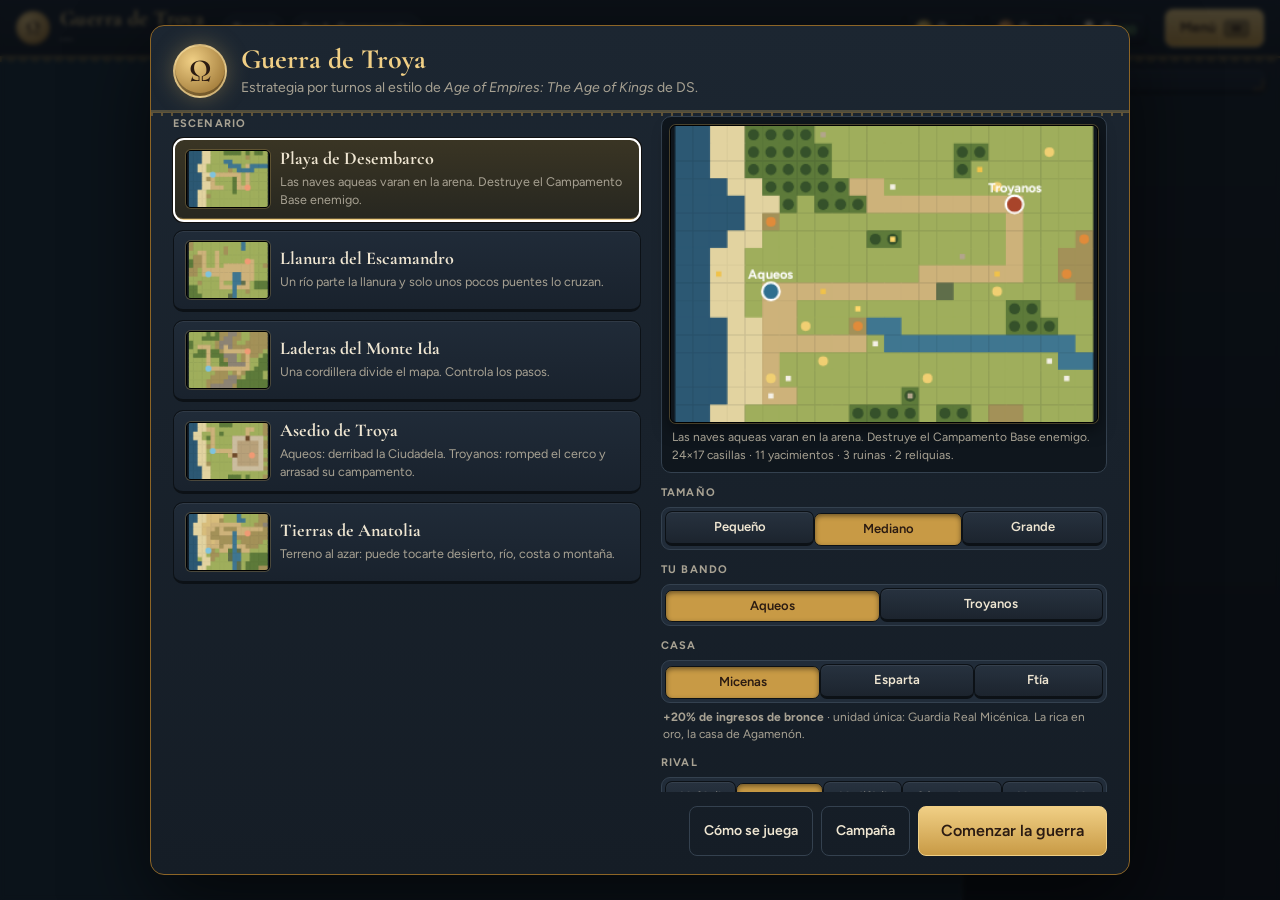
<file: index.html>
<!DOCTYPE html>
<html lang="es">
<head>
<meta charset="UTF-8">
<meta name="viewport" content="width=device-width, initial-scale=1.0, viewport-fit=cover">
<title>Guerra de Troya</title>
<link rel="preconnect" href="https://fonts.googleapis.com">
<link rel="preconnect" href="https://fonts.gstatic.com" crossorigin>
<link rel="stylesheet" href="https://fonts.googleapis.com/css2?family=Cormorant+Garamond:ital,wght@0,500;0,700;1,500&family=Figtree:wght@400;500;600;700;800&display=swap">
<link rel="stylesheet" href="main.css">
</head>
<body>
  <div id="app" class="app">
    <header class="topbar">
      <div class="brand">
        <span class="brand-mark" aria-hidden="true">Ω</span>
        <div>
          <h1>Guerra de Troya</h1>
          <p id="scenario-name" class="scenario-name">—</p>
        </div>
      </div>

      <div class="turn-info">
        <span id="turn-chip" class="turn-chip">Turno 1</span>
        <span id="era-chip" class="era-chip">Era 1 · Campamento</span>
        <span id="house-chip" class="house-chip" hidden></span>
        <span id="limit-chip" class="limit-chip" hidden></span>
      </div>

      <div class="resources" aria-label="Recursos">
        <span class="res" title="Grano"><i class="ico ico-grain" aria-hidden="true"></i><b id="res-grain">0</b><small id="inc-grain">+0</small></span>
        <span class="res" title="Bronce"><i class="ico ico-bronze" aria-hidden="true"></i><b id="res-bronze">0</b><small id="inc-bronze">+0</small></span>
        <span class="res" title="Población"><i class="ico ico-pop" aria-hidden="true"></i><b id="res-pop">0</b><small id="pop-cap">/30</small></span>
      </div>

      <nav class="top-actions">
        <button id="btn-pause" class="btn primary" type="button" title="Menú del día">Menú <kbd id="kb-pause">W</kbd></button>
      </nav>
    </header>

    <main class="stage">
      <section class="board-wrap">
        <canvas id="board" class="board" aria-label="Mapa de batalla"></canvas>
        <div id="action-menu" class="action-menu" hidden role="menu" aria-label="Órdenes"></div>
        <div id="forecast" class="forecast" hidden></div>
        <div id="tile-info" class="tile-info" hidden></div>
        <div id="toast" class="toast" hidden></div>
        <div id="ai-indicator" class="ai-indicator" hidden><span class="spinner"></span> El ordenador está moviendo… <button id="btn-speed" class="btn tiny" type="button">Acelerar</button></div>
      </section>

      <aside class="side">
        <section id="selection" class="card selection"></section>
      </aside>
    </main>
  </div>

  <!-- ============ Nueva partida ============ -->
  <dialog id="setup" class="modal setup">
    <form method="dialog" id="setup-form">
      <header class="modal-head">
        <span class="brand-mark big" aria-hidden="true">Ω</span>
        <div>
          <h2>Guerra de Troya</h2>
          <p class="muted">Estrategia por turnos al estilo de <em>Age of Empires: The Age of Kings</em> de DS.</p>
        </div>
      </header>

      <div class="setup-grid">
        <div>
          <h3 class="label">Escenario</h3>
          <div id="scenario-list" class="scenario-list"></div>
        </div>
        <div class="setup-right">
          <div class="preview-wrap">
            <canvas id="preview" width="360" height="250" aria-label="Vista previa del mapa"></canvas>
            <p id="preview-desc" class="muted small"></p>
          </div>

          <div class="field">
            <span class="label">Tamaño</span>
            <div class="seg" id="size-seg">
              <label><input type="radio" name="size" value="small"><span>Pequeño</span></label>
              <label><input type="radio" name="size" value="medium" checked><span>Mediano</span></label>
              <label><input type="radio" name="size" value="large"><span>Grande</span></label>
            </div>
          </div>

          <div class="field">
            <span class="label">Tu bando</span>
            <div class="seg" id="faction-seg">
              <label><input type="radio" name="faction" value="greek" checked><span>Aqueos</span></label>
              <label><input type="radio" name="faction" value="trojan"><span>Troyanos</span></label>
            </div>
          </div>

          <div class="field">
            <span class="label">Casa</span>
            <div class="seg wrap" id="house-seg"></div>
            <p id="house-desc" class="muted small house-desc"></p>
          </div>

          <div class="field">
            <span class="label">Rival</span>
            <div class="seg wrap" id="mode-seg">
              <label><input type="radio" name="mode" value="easy"><span>IA fácil</span></label>
              <label><input type="radio" name="mode" value="normal" checked><span>IA normal</span></label>
              <label><input type="radio" name="mode" value="hard"><span>IA difícil</span></label>
              <label><input type="radio" name="mode" value="hotseat"><span>2 jugadores</span></label>
              <label><input type="radio" name="mode" value="watch"><span>IA contra IA</span></label>
            </div>
          </div>

          <div class="field">
            <span class="label">Controles</span>
            <div class="seg" id="setup-controls-seg">
              <label><input type="radio" name="controls" value="flechas" checked><span>Flechitas</span></label>
              <label><input type="radio" name="controls" value="wasd"><span>WASD</span></label>
            </div>
            <p id="controls-desc" class="muted small"></p>
          </div>

          <div class="field row">
            <label class="check"><input type="checkbox" id="fog" checked> Niebla de guerra</label>
            <label class="check"><input type="checkbox" id="fast"> Animaciones rápidas</label>
          </div>

          <div class="field">
            <label class="label" for="seed">Semilla del mapa</label>
            <div class="seed-row">
              <input id="seed" type="text" maxlength="24" autocomplete="off" spellcheck="false">
              <button id="reroll" class="btn ghost" type="button" title="Otro mapa">Otro mapa</button>
            </div>
          </div>
        </div>
      </div>

      <footer class="modal-foot">
        <button id="btn-howto" class="btn ghost" type="button">Cómo se juega</button>
        <button id="btn-campaign" class="btn ghost" type="button">Campaña</button>
        <button id="btn-start" class="btn primary big" type="submit" value="start">Comenzar la guerra</button>
      </footer>
    </form>
  </dialog>

  <!-- ============ Mapa de la región ============ -->
  <dialog id="map" class="modal map-modal">
    <header class="modal-head">
      <div>
        <h2>Mapa de la región</h2>
        <p class="muted">Toca cualquier punto para llevar la vista hasta allí.</p>
      </div>
      <button class="btn ghost icon close" type="button" data-close title="Cerrar">✕</button>
    </header>
    <div class="map-body">
      <canvas id="minimap" width="560" height="390" aria-label="Minimapa"></canvas>
    </div>
  </dialog>

  <!-- ============ Menú del día (pausa) ============ -->
  <dialog id="pause" class="modal pause">
    <header class="modal-head">
      <span class="brand-mark big" aria-hidden="true">Ω</span>
      <div>
        <h2>Menú</h2>
        <p id="pause-sub" class="muted">—</p>
      </div>
      <button class="btn ghost icon close" type="button" data-close title="Cerrar">✕</button>
    </header>
    <div class="pause-grid">
      <div class="pause-col">
        <section id="objectives" class="card objectives"></section>
        <section class="card log-card">
          <h3>Crónica</h3>
          <ol id="log" class="log"></ol>
        </section>
        <section class="card sonido-card">
          <h3>Sonido</h3>
          <label class="check"><input type="checkbox" id="snd-mudo"> Silencio</label>
          <div class="mezcla">
            <label><span>Maestro</span><input type="range" id="snd-maestro" min="0" max="1" step="0.05"><i id="snd-n-maestro">—</i></label>
            <label><span>Efectos</span><input type="range" id="snd-efectos" min="0" max="1" step="0.05"><i id="snd-n-efectos">—</i></label>
            <label><span>Música</span><input type="range" id="snd-musica" min="0" max="1" step="0.05"><i id="snd-n-musica">—</i></label>
          </div>
        </section>
        <section class="card keys-card">
          <h3>Controles</h3>
          <div class="seg" id="controls-seg">
            <label><input type="radio" name="controls-live" value="flechas"><span>Flechitas</span></label>
            <label><input type="radio" name="controls-live" value="wasd"><span>WASD</span></label>
          </div>
          <ul id="keys-legend" class="keys-legend"></ul>
        </section>
      </div>
      <div class="pause-col pause-actions">
        <button id="btn-map" class="btn big pause-btn" type="button">Mapa de la región<small>El mapa entero, de un vistazo</small></button>
        <button id="btn-techs" class="btn big pause-btn" type="button">Investigaciones<small>Tecnologías y eras</small></button>
        <button id="btn-market" class="btn big pause-btn" type="button">Mercado<small>Cambia grano por bronce</small></button>
        <button id="btn-help" class="btn big pause-btn" type="button">Cómo se juega<small>Las reglas, de principio a fin</small></button>
        <button id="btn-menu" class="btn big pause-btn" type="button">Nueva partida<small>Vuelve a la pantalla de inicio</small></button>
        <button id="btn-end" class="btn primary big pause-btn" type="button">Fin del día<small>Pasa el turno al rival</small></button>
      </div>
    </div>
  </dialog>

  <!-- ============ Campaña ============ -->
  <dialog id="campaign" class="modal wide">
    <header class="modal-head">
      <span class="brand-mark big" aria-hidden="true">Ω</span>
      <div>
        <h2>La Ilíada</h2>
        <p class="muted">Seis capítulos encadenados. Tus héroes conservan sus cintas de un capítulo al siguiente.</p>
      </div>
      <button class="btn ghost icon close" type="button" data-close title="Cerrar">✕</button>
    </header>
    <div class="campaign-grid">
      <div id="chapter-list" class="chapter-list"></div>
      <div id="briefing" class="briefing"></div>
    </div>
    <footer class="modal-foot">
      <button id="btn-campaign-reset" class="btn ghost" type="button">Empezar de cero</button>
      <button id="btn-chapter" class="btn primary big" type="button">Jugar capítulo</button>
    </footer>
  </dialog>

  <!-- ============ Tecnologías ============ -->
  <dialog id="techs" class="modal wide">
    <header class="modal-head">
      <div>
        <h2>Tecnologías y eras</h2>
        <p class="muted">Una investigación y un avance de era por turno, desde tu campamento.</p>
      </div>
      <button class="btn ghost icon close" type="button" data-close title="Cerrar">✕</button>
    </header>
    <div id="era-box" class="era-box"></div>
    <div id="tech-list" class="tech-list"></div>
  </dialog>

  <!-- ============ Mercado ============ -->
  <dialog id="market" class="modal narrow">
    <header class="modal-head">
      <div>
        <h2>Mercado</h2>
        <p class="muted">Cambia excedentes en tu turno. El Comercio Marítimo y los gremios mejoran el cambio.</p>
      </div>
      <button class="btn ghost icon close" type="button" data-close title="Cerrar">✕</button>
    </header>
    <div id="market-body" class="market-body"></div>
  </dialog>

  <!-- ============ Ayuda ============ -->
  <dialog id="help" class="modal wide">
    <header class="modal-head">
      <div>
        <h2>Cómo se juega</h2>
        <p class="muted">Diez años de guerra, en unos cuantos turnos.</p>
      </div>
      <button class="btn ghost icon close" type="button" data-close title="Cerrar">✕</button>
    </header>
    <div class="help-grid">
      <section>
        <h3>Tu turno</h3>
        <ol>
          <li><b>Toca una unidad</b>: en azul ves adónde puede ir y en rojo, a quién puede atacar.</li>
          <li><b>Toca una casilla azul</b> para moverla: al llegar salta su <b>menú de órdenes</b> (Atacar, Construir, Curar, Esperar, Regresar…). Tócala otra vez sin moverla para abrirlo ahí mismo.</li>
          <li>Atajo: toca un enemigo en rojo y tu unidad se acerca y ataca de una vez. Pasa el cursor antes para ver el <b>pronóstico exacto</b>.</li>
          <li><kbd>Esc</kbd> o clic derecho: vuelve atrás (del objetivo al menú, del menú a <b>Regresar</b>). Las teclas <kbd>1</kbd>–<kbd>9</kbd> eligen en el menú.</li>
          <li>Toca un <b>edificio</b> tuyo y salta su menú: entrenar (una unidad por edificio y turno), tecnologías, mercado…</li>
          <li>Todo está en el <b>Menú del día</b>: objetivos, investigaciones, mercado y el <b>Fin del día</b>. <kbd>N</kbd> salta a la siguiente unidad libre.</li>
        </ol>
        <h3>Con el mando</h3>
        <p class="muted small">Se juega entero con teclas. Elige el esquema antes de empezar o en el Menú del día.</p>
        <ul id="help-keys"></ul>
      </section>
      <section>
        <h3>Combate</h3>
        <ul>
          <li>El daño depende de ataque contra defensa, y <b>el ataque baja con la vida</b>: quien golpea primero suele ganar.</li>
          <li>El defensor contraataca si tú estás a su alcance. Un arquero a 3 casillas no recibe respuesta de la infantería.</li>
          <li><b>Lanceros</b> golpean primero y +83% contra carros. <b>Honderos</b> golpean primero si los atacan cuerpo a cuerpo.</li>
          <li>Colinas y montañas dan defensa y +1 de alcance; el río y la playa dejan vendido al defensor.</li>
          <li>Cada 3 combates, una unidad gana una <b>cinta</b> (+15% ataque y defensa, máximo 3).</li>
        </ul>
      </section>
      <section>
        <h3>Economía y eras</h3>
        <ul>
          <li>Los <b>Colonos</b> construyen <b>en la casilla donde están parados</b>: llévalo encima del trigal, del yacimiento o del hueco y ahí levanta el edificio.</li>
          <li><b>Trigales y molinos</b>: en las llanuras hay trigales. Sobre uno se levanta un <b>Molino</b> (+20 de grano), y pegadas a él caben hasta <b>4 Granjas</b>, una por lado (+28 cada una). Si a ese lado le estorba un camino, una montaña o el mar, ese hueco se pierde.</li>
          <li><b>Bronce</b>: los yacimientos salen siempre en colina o montaña y encima va la <b>Mina</b> (+50). Ni el trigo ni el bronce se agotan: si te tiran el molino o la mina, el yacimiento sigue ahí.</li>
          <li>La ciudad crece alrededor del campamento, como en el original: los edificios militares y el templo van <b>pegados al campamento</b> (4 huecos) y las torres en sus <b>esquinas</b>. ¿Sin sitio? Funda otro campamento a 4+ casillas.</li>
          <li><b>Población</b>: el ejército que puedes mantener depende de tus ingresos (8 + ingresos/22, máx. 40). Más granjas y minas, más tropas.</li>
          <li>Para <b>avanzar de era</b> necesitas recursos y además 2, 4 o 5 tecnologías de tu era actual. Tus unidades mejoran solas (Recluta → Hoplita → Hoplita de Élite…).</li>
          <li><b>Mercado</b> (en el campamento): cambia grano por bronce y, desde la era 2, contrata un Mercenario Tracio por turno.</li>
        </ul>
      </section>
      <section>
        <h3>Héroes</h3>
        <ul>
          <li><b>Aquiles</b>: +33% ataque a los aliados que le ven; Ira (30 de daño a un vecino).</li>
          <li><b>Odiseo</b>: −15% defensa a los enemigos que ve; golpea primero; +100 bronce en el campamento.</li>
          <li><b>Héctor</b>: +20% defensa a los aliados que le ven, +25% ataque a sus vecinos; cura en área.</li>
          <li><b>Paris</b>: +33% ataque a los arqueros aliados; Flecha del Talón contra héroes.</li>
          <li>Si un héroe cae, vuelve desde el campamento 2 turnos después.</li>
        </ul>
      </section>
      <section>
        <h3>Tesoros del mapa</h3>
        <ul>
          <li><b>Cabras</b> (+120 de grano) y <b>bolsas de bronce</b> (+100): termina el movimiento encima.</li>
          <li><b>Ruinas</b>: grano, bronce, mercenarios, una tecnología gratis… o una trampa.</li>
          <li><b>Reliquias</b>: solo un Sacerdote puede cargarlas. Llévala junto a un Templo tuyo y ofréndala: +25 de bronce cada turno. Si el sacerdote cae, la suelta.</li>
          <li>Los <b>sacerdotes</b> curan, inspiran y pueden <b>convertir</b> a enemigos vecinos (más fácil si están heridos).</li>
          <li>Una unidad herida se <b>cura sola</b> al empezar tu turno si está parada <b>encima de cualquier edificio tuyo</b>: +20 en el Campamento y +15 en los demás, hasta en una granja. El <b>Templo</b> además cura a los que tiene pegados en cruz. Las casillas donde se curaría salen marcadas con una cruz verde.</li>
        </ul>
      </section>
      <section>
        <h3>Victoria</h3>
        <ul>
          <li>Destruye todos los <b>Campamentos</b> enemigos (o la <b>Ciudadela</b> en el Asedio). Un colono puede fundar un campamento sobre las <b>ruinas</b> de uno enemigo y capturar sus edificios cercanos.</li>
          <li>Era 4: la <b>Maravilla</b> (Templo de Atenea) tarda 3 turnos. Si resiste en pie 8 turnos tuyos, ganas; al terminarla, tu rival recibe refuerzos.</li>
          <li>En los puentes no hay cobertura: flechas y piedras hacen mucho más daño.</li>
          <li><b>Asedio de Troya</b>: la muralla solo cae de verdad con arietes y catapultas. Las torres de asedio suben a tu infantería al muro. Los troyanos ganan saliendo a romper el cerco y arrasando el campamento de la playa.</li>
          <li>En la era 4, los aqueos pueden construir el <b>Caballo de Troya</b>: pégalo a la muralla y suelta a tres guerreros dentro.</li>
        </ul>
      </section>
      <section>
        <h3>Aldeas y zona de control</h3>
        <ul>
          <li>Las <b>Aldeas</b> de la Tróade son neutrales: cualquier unidad de tierra que <b>termine su movimiento encima</b> se queda con ellas y con sus ingresos. También se le pueden quitar al enemigo igual.</li>
          <li><b>Zona de control</b>: si entras en una casilla pegada a un enemigo armado, tu movimiento se detiene ahí. No se puede cruzar un ejército de largo. Los <b>Carros Exploradores</b> la ignoran.</li>
          <li>Las <b>catapultas</b> se montan y se desmontan: montadas disparan a 4 casillas pero no se mueven; desmontadas se mueven pero no disparan. Cada cambio cuesta el turno.</li>
        </ul>
      </section>
      <section>
        <h3>El mar</h3>
        <ul>
          <li>El <b>Puerto</b> se construye en la arena pegada al mar y bota naves.</li>
          <li>La <b>Nave de Transporte</b> carga 3 unidades de tierra: pon la tropa al lado y elige <b>Embarcar</b>. Para bajarla, selecciona la nave y usa <b>Desembarcar</b> en una casilla de costa.</li>
          <li>La <b>Nave de Guerra</b> dispara a 3 casillas y cubre el desembarco. Si una nave se hunde, se hunde con todo lo que lleve dentro.</li>
          <li>Las naves solo navegan: ni pisan tierra ni cruzan los puentes.</li>
        </ul>
      </section>
      <section>
        <h3>Casas y campaña</h3>
        <ul>
          <li>Al empezar eliges una <b>casa</b>: Micenas, Esparta o Ftía entre los aqueos; Dardania, Licia o las Amazonas entre los troyanos. Cada una da un bono propio y una <b>unidad única</b> que solo ella entrena.</li>
          <li>La <b>Campaña</b> son seis capítulos de la Ilíada, cada uno con su objetivo: desembarcar, tomar aldeas, aguantar sin Aquiles, cruzar en barco, matar a Héctor y, al final, el caballo.</li>
          <li>Tus héroes <b>conservan sus cintas</b> de un capítulo al siguiente, así que cuidarlos compensa.</li>
        </ul>
      </section>
      <section>
        <h3>Controles</h3>
        <ul>
          <li>Arrastra para mover el mapa, rueda o pellizco para zoom, <kbd>WASD</kbd> o flechas.</li>
          <li>Clic en el minimapa para saltar a otra zona.</li>
          <li><kbd>T</kbd> tecnologías · <kbd>M</kbd> mercado · <kbd>Espacio</kbd> esperar.</li>
        </ul>
      </section>
    </div>
  </dialog>

  <!-- ============ Fin de partida ============ -->
  <dialog id="gameover" class="modal narrow">
    <div id="gameover-body"></div>
    <footer class="modal-foot">
      <button id="btn-view" class="btn ghost" type="button">Ver el mapa</button>
      <button id="btn-rematch" class="btn ghost" type="button">Revancha</button>
      <button id="btn-new" class="btn ghost" type="button">Nueva partida</button>
      <button id="btn-next" class="btn primary" type="button" hidden>Siguiente capítulo</button>
    </footer>
  </dialog>

  <div id="handoff" class="handoff" hidden>
    <div class="handoff-card">
      <p class="muted">Pasa el dispositivo a</p>
      <h2 id="handoff-name">Troyanos</h2>
      <button id="btn-handoff" class="btn primary big" type="button">Empezar mi turno</button>
      <p id="handoff-keys" class="muted small"></p>
    </div>
  </div>

  <script type="module" src="main.js"></script>
</body>
</html>
</file>
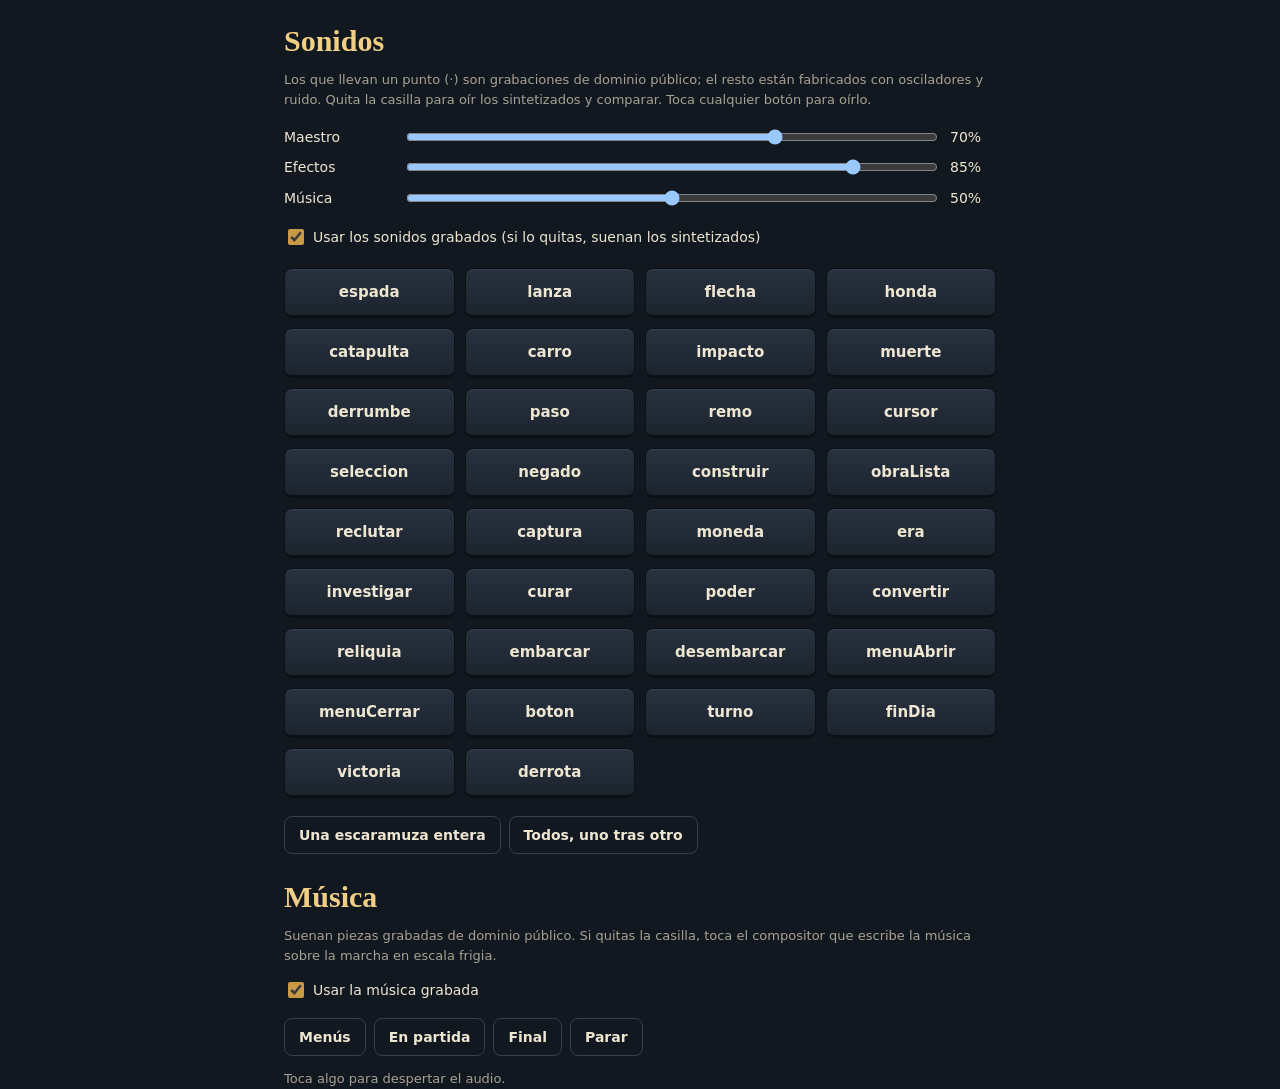
<file: audio/prueba.html>
<!DOCTYPE html>
<html lang="es">
<head>
<meta charset="UTF-8">
<meta name="viewport" content="width=device-width, initial-scale=1.0">
<title>Sonidos · Guerra de Troya</title>
<link rel="stylesheet" href="../main.css">
<style>
  body { padding: 24px; max-width: 760px; margin: 0 auto; }
  h1 { font: 700 30px/1.1 var(--font-display); color: var(--bronze-l); margin: 0 0 4px; }
  .rejilla { display: grid; grid-template-columns: repeat(auto-fill, minmax(150px, 1fr)); gap: 10px; margin: 18px 0; }
  .rejilla button {
    padding: 14px 10px; font: 600 15px/1.2 var(--font-body); color: var(--text);
    background: linear-gradient(180deg, #27323f, #1c242e);
    border: 1px solid #0c1116; border-bottom-width: 3px; border-radius: 8px; cursor: pointer;
    box-shadow: inset 0 1px 0 rgba(255,255,255,.07);
  }
  .rejilla button:hover { border-color: var(--bronze-d); }
  .rejilla button:active { border-bottom-width: 1px; transform: translateY(2px); }
  .mandos { display: grid; gap: 10px; margin: 18px 0; }
  .mandos label { display: grid; grid-template-columns: 110px 1fr 46px; gap: 10px; align-items: center; font-size: 14px; }
  .nota { color: var(--muted); font-size: 13px; line-height: 1.5; }
  .barra { display: flex; gap: 8px; flex-wrap: wrap; margin-top: 14px; }
</style>
</head>
<body>
  <h1>Sonidos</h1>
  <p class="nota">Los que llevan un punto (·) son grabaciones de dominio público; el resto están fabricados con osciladores y ruido. Quita la casilla para oír los sintetizados y comparar. Toca cualquier botón para oírlo.</p>

  <div class="mandos">
    <label>Maestro <input type="range" id="v-maestro" min="0" max="1" step="0.05"> <span id="n-maestro"></span></label>
    <label>Efectos <input type="range" id="v-efectos" min="0" max="1" step="0.05"> <span id="n-efectos"></span></label>
    <label>Música <input type="range" id="v-musica" min="0" max="1" step="0.05"> <span id="n-musica"></span></label>
  </div>

  <p><label class="check"><input type="checkbox" id="usar-muestras" checked> Usar los sonidos grabados (si lo quitas, suenan los sintetizados)</label></p>
  <div class="rejilla" id="rejilla"></div>

  <div class="barra">
    <button class="btn ghost" id="batalla">Una escaramuza entera</button>
    <button class="btn ghost" id="todos">Todos, uno tras otro</button>
  </div>

  <h1 style="margin-top:26px">Música</h1>
  <p class="nota">Suenan piezas grabadas de dominio público. Si quitas la casilla, toca el compositor que escribe la música sobre la marcha en escala frigia.</p>
  <p><label class="check"><input type="checkbox" id="usar-grabada" checked> Usar la música grabada</label></p>
  <div class="barra">
    <button class="btn ghost" data-pieza="menu">Menús</button>
    <button class="btn ghost" data-pieza="partida">En partida</button>
    <button class="btn ghost" data-pieza="final">Final</button>
    <button class="btn ghost" id="parar-musica">Parar</button>
  </div>

  <p class="nota" id="estado">Toca algo para despertar el audio.</p>

<script type="module">
import * as sfx from "./sfx.js";
import * as musica from "./musica.js";
import * as muestras from "./muestras.js";
sfx.init();
sfx.alDespertar(async () => {
  await muestras.cargar();
  $("estado").textContent = `${muestras.cuantasCargadas()} muestras cargadas`;
  pintarEtiquetas();
});

const $ = id => document.getElementById(id);
const rejilla = $("rejilla");
for (const n of sfx.lista()) {
  const b = document.createElement("button");
  b.dataset.sonido = n;
  b.textContent = n;
  b.addEventListener("click", () => { sfx.play(n); $("estado").textContent = `sonando: ${n}`; });
  rejilla.appendChild(b);
}

/** Marca con un punto los que tienen grabación */
function pintarEtiquetas() {
  for (const b of rejilla.children) {
    const n = b.dataset.sonido;
    b.textContent = muestras.conMuestra(n) ? `${n} ·` : n;
    b.title = muestras.conMuestra(n) ? "tiene grabación" : "sintetizado";
  }
}

$("usar-muestras").addEventListener("change", e => {
  muestras.usarMuestras(e.target.checked);
  $("estado").textContent = e.target.checked ? "sonando las grabaciones" : "sonando los sintetizados";
});

for (const cual of ["maestro", "efectos", "musica"]) {
  const s = $(`v-${cual}`), n = $(`n-${cual}`);
  s.value = sfx.vol[cual];
  n.textContent = Math.round(sfx.vol[cual] * 100) + "%";
  s.addEventListener("input", () => {
    sfx.setVolumen(cual, Number(s.value));
    n.textContent = Math.round(s.value * 100) + "%";
  });
}

const dormir = ms => new Promise(r => setTimeout(r, ms));

document.querySelectorAll("[data-pieza]").forEach(b => b.addEventListener("click", () => {
  musica.poner(b.dataset.pieza);
  $("estado").textContent = `música: ${b.dataset.pieza}`;
}));
$("parar-musica").addEventListener("click", () => { musica.parar(); $("estado").textContent = "música parada"; });
$("usar-grabada").addEventListener("change", e => {
  musica.usarGrabada(e.target.checked);
  $("estado").textContent = e.target.checked ? "música grabada" : "música compuesta al vuelo";
});

$("todos").addEventListener("click", async () => {
  for (const n of sfx.lista()) { $("estado").textContent = `sonando: ${n}`; sfx.play(n); await dormir(900); }
  $("estado").textContent = "listo";
});

// una pelea de mentira, para oír cómo se mezclan
$("batalla").addEventListener("click", async () => {
  const guion = [
    ["paso", 160], ["paso", 160], ["paso", 300],
    ["flecha", 220], ["impacto", 420],
    ["espada", 180], ["impacto", 260], ["espada", 180], ["impacto", 500],
    ["carro", 420], ["lanza", 200], ["impacto", 380],
    ["honda", 260], ["impacto", 300],
    ["muerte", 700],
    ["catapulta", 600], ["derrumbe", 1200],
    ["captura", 900], ["moneda", 500], ["era", 1400], ["victoria", 1800]
  ];
  for (const [n, espera] of guion) { sfx.play(n); await dormir(espera); }
  $("estado").textContent = "fin de la escaramuza";
});
</script>
</body>
</html>
</file>
<file: main.css>
:root {
  --night: #111820;
  --panel: #1a232e;
  --panel-2: #212c39;
  --line: #34414f;
  --ink: #efe6d2;
  --muted: #a8a293;
  --bronze: #c89a45;
  --bronze-l: #f0cf85;
  --bronze-d: #8d6526;
  --greek: #2f6f8f;
  --greek-l: #7fc3dd;
  --trojan: #a8442a;
  --trojan-l: #f09a74;
  --good: #8fd67e;
  --bad: #ef7d62;
  --font-display: "Cormorant Garamond", "Palatino Linotype", Georgia, serif;
  --font-body: "Figtree", "Segoe UI", system-ui, sans-serif;
  --radius: 10px;
  color-scheme: dark;
}

* { box-sizing: border-box; }
[hidden] { display: none !important; }
html, body { height: 100%; }
body {
  margin: 0;
  background: var(--night);
  color: var(--ink);
  font: 400 14px/1.45 var(--font-body);
  overflow: hidden;
}
button { font: inherit; color: inherit; }
kbd {
  font: 600 11px/1 var(--font-body);
  background: #2a3644; border: 1px solid #45566a; border-bottom-width: 2px;
  border-radius: 4px; padding: 2px 5px;
}

.app { display: flex; flex-direction: column; height: 100%; }

/* ---------------- barra superior ---------------- */
.topbar {
  display: flex; align-items: center; gap: 18px; flex-wrap: wrap;
  padding: 8px 16px;
  background: linear-gradient(180deg, #1d2733, #161e27);
  position: relative;
}
.topbar::after {
  /* greca (meandro griego) */
  content: ""; position: absolute; left: 0; right: 0; bottom: -6px; height: 6px;
  background:
    linear-gradient(90deg, var(--bronze) 2px, transparent 2px) 0 0 / 12px 6px,
    linear-gradient(180deg, var(--bronze) 2px, transparent 2px) 0 0 / 12px 6px,
    linear-gradient(90deg, transparent 8px, var(--bronze) 8px, var(--bronze) 10px, transparent 10px) 0 0 / 12px 6px;
  opacity: .55; pointer-events: none; z-index: 2;
}
.brand { display: flex; align-items: center; gap: 10px; min-width: 0; }
.brand-mark {
  display: inline-grid; place-items: center; width: 34px; height: 34px; border-radius: 50%;
  background: radial-gradient(circle at 35% 30%, var(--bronze-l), var(--bronze-d));
  color: #2b1b12; font: 700 20px/1 var(--font-display); flex-shrink: 0;
  box-shadow: inset 0 -2px 0 rgba(0,0,0,.25);
}
.brand-mark.big { width: 54px; height: 54px; font-size: 32px; }
.brand h1 { margin: 0; font: 700 21px/1 var(--font-display); letter-spacing: .02em; color: var(--bronze-l); }
.scenario-name { margin: 2px 0 0; font-size: 12px; color: var(--muted); white-space: nowrap; overflow: hidden; text-overflow: ellipsis; max-width: 220px; }

.turn-info { display: flex; gap: 6px; align-items: center; flex-wrap: wrap; }
.turn-chip, .era-chip, .limit-chip {
  font-weight: 700; font-size: 12px; padding: 5px 10px; border-radius: 999px;
  background: var(--panel-2); border: 1px solid var(--line); white-space: nowrap;
}
.turn-chip.greek { background: var(--greek); border-color: var(--greek-l); }
.turn-chip.trojan { background: var(--trojan); border-color: var(--trojan-l); }
.limit-chip { color: var(--bronze-l); }

.resources { display: flex; gap: 14px; margin-left: auto; }
.res { display: inline-flex; align-items: baseline; gap: 5px; font-variant-numeric: tabular-nums; }
.res b { font-size: 16px; }
.res small { color: var(--good); font-weight: 600; }
.ico { display: inline-block; width: 16px; height: 16px; border-radius: 50%; align-self: center; flex-shrink: 0; }
.ico-grain { background: radial-gradient(circle at 35% 35%, #fbe38a, #c9982c); }
.ico-bronze { background: radial-gradient(circle at 35% 35%, #ffc07a, #a4561f); }
.ico-pop { background: radial-gradient(circle at 50% 30%, #e8e1c8 30%, transparent 32%), radial-gradient(ellipse at 50% 100%, #e8e1c8 45%, transparent 47%); }

.top-actions { display: flex; gap: 6px; align-items: center; }

/* ---------------- botones ---------------- */
.btn {
  appearance: none; border: 1px solid var(--line); background: var(--panel-2);
  padding: 8px 14px; border-radius: 8px; font-weight: 600; cursor: pointer;
  transition: background .15s, border-color .15s, transform .1s, opacity .15s;
  white-space: nowrap;
}
.btn:hover:not(:disabled) { background: #2b3847; border-color: #4a5c70; }
.btn:active:not(:disabled) { transform: translateY(1px); }
.btn:focus-visible { outline: 2px solid var(--bronze-l); outline-offset: 2px; }
.btn:disabled { opacity: .45; cursor: not-allowed; }
.btn.primary {
  background: linear-gradient(180deg, var(--bronze-l), var(--bronze));
  color: #2b1b12; border-color: var(--bronze-l);
}
.btn.primary:hover:not(:disabled) { background: linear-gradient(180deg, #ffe0a0, #d9a955); }
.btn.ghost { background: transparent; }
.btn.icon { width: 36px; padding: 8px 0; text-align: center; }
.btn.big { padding: 12px 22px; font-size: 16px; }
.btn.tiny { padding: 3px 8px; font-size: 12px; }
.btn.danger { border-color: #7a3a2a; color: #ffb9a5; }
.btn.pulse { animation: pulse 1.4s ease-in-out infinite; }
@keyframes pulse { 50% { box-shadow: 0 0 0 5px rgba(240, 207, 133, .25); } }

/* ---------------- escenario ---------------- */
.stage { flex: 1; display: flex; min-height: 0; }
.board-wrap { flex: 1; position: relative; min-width: 0; overflow: hidden; background: #1a2f3d; }
.board { display: block; touch-action: none; cursor: pointer; }

.side {
  width: 320px; flex-shrink: 0; display: flex; flex-direction: column; gap: 10px;
  padding: 12px; background: #141c25; border-left: 1px solid var(--line);
  overflow-y: auto;
}
.card { background: var(--panel); border: 1px solid var(--line); border-radius: var(--radius); padding: 12px; }
.card h3 { margin: 0 0 8px; font: 700 15px/1.2 var(--font-display); color: var(--bronze-l); letter-spacing: .02em; }

.selection .empty { color: var(--muted); font-size: 13px; margin: 0; }
.sel-head { display: flex; gap: 12px; align-items: center; }
.sel-head canvas { width: 72px; height: 72px; border-radius: 8px; border: 2px solid var(--line); flex-shrink: 0; }
.sel-head.greek canvas { border-color: var(--greek-l); }
.sel-head.trojan canvas { border-color: var(--trojan-l); }
.sel-name { margin: 0; font: 700 20px/1.1 var(--font-display); }
.sel-sub { margin: 2px 0 0; font-size: 12px; color: var(--muted); }
.hpbar { height: 8px; border-radius: 4px; background: #0d1318; overflow: hidden; margin-top: 8px; }
.hpbar > i { display: block; height: 100%; background: linear-gradient(90deg, #62b957, #9fe38c); }
.hpbar.mid > i { background: linear-gradient(90deg, #cfa43a, #f2cf62); }
.hpbar.low > i { background: linear-gradient(90deg, #c2472e, #ef7d62); }
.stats { display: grid; grid-template-columns: repeat(3, 1fr); gap: 6px; margin: 10px 0 0; }
.stat { background: var(--panel-2); border-radius: 6px; padding: 5px 7px; }
.stat dt { font-size: 10px; letter-spacing: .08em; text-transform: uppercase; color: var(--muted); }
.stat dd { margin: 0; font-weight: 700; font-variant-numeric: tabular-nums; }
.stat dd .up { color: var(--good); font-size: 11px; }
.stat dd .down { color: var(--bad); font-size: 11px; }
.tags { display: flex; flex-wrap: wrap; gap: 4px; margin-top: 8px; }
.tag { font-size: 11px; padding: 2px 7px; border-radius: 999px; background: #2a3644; color: #d8d0bd; }
.tag.gold { background: #4a3a1a; color: var(--bronze-l); }
.desc { font-size: 12.5px; color: #cfc8b7; margin: 8px 0 0; }
.powers { margin: 8px 0 0; padding: 0; list-style: none; display: grid; gap: 6px; }
.powers li { font-size: 12px; background: var(--panel-2); border-radius: 6px; padding: 6px 8px; }
.powers b { color: var(--bronze-l); }
.terrain-line { font-size: 12px; color: var(--muted); margin-top: 8px; }

.actions { display: grid; gap: 8px; }
.actions .hint { font-size: 12.5px; color: var(--muted); margin: 0; }
.action-row { display: flex; flex-wrap: wrap; gap: 6px; }
.recruit-list, .build-list { display: grid; gap: 6px; }
.opt {
  display: grid; grid-template-columns: 44px 1fr auto; gap: 8px; align-items: center;
  text-align: left; width: 100%; padding: 6px 8px; border-radius: 8px;
  background: var(--panel-2); border: 1px solid var(--line); cursor: pointer;
}
.opt:hover:not(:disabled) { border-color: var(--bronze); background: #283443; }
.opt:disabled { opacity: .45; cursor: not-allowed; }
.opt canvas { width: 44px; height: 44px; }
.opt .n { font-weight: 700; display: block; }
.opt .d { font-size: 11px; color: var(--muted); display: block; }
.cost { font-size: 12px; font-weight: 700; font-variant-numeric: tabular-nums; display: grid; gap: 1px; text-align: right; }
.cost .g { color: #f6d77a; }
.cost .b { color: #ffab6b; }
.cost .no { color: var(--bad); }

.mini { padding: 8px; }
#minimap { display: block; width: 100%; height: auto; border-radius: 6px; cursor: crosshair; }

.log-card { flex: 1; min-height: 140px; display: flex; flex-direction: column; }
.log { list-style: none; margin: 0; padding: 0; overflow-y: auto; font-size: 12.5px; display: flex; flex-direction: column-reverse; gap: 3px; max-height: 280px; }
.log li { padding: 3px 6px; border-left: 3px solid transparent; color: #d6cfbe; }
.log li.greek { border-color: var(--greek-l); }
.log li.trojan { border-color: var(--trojan-l); }
.log li.good { color: var(--good); }
.log li.bad { color: var(--bad); }
.log li.muted { color: var(--muted); }
.log li.turn { color: var(--bronze-l); font-weight: 700; border-color: var(--bronze); margin-top: 4px; }
.log li.era { color: #ffe6a8; font-weight: 700; font-family: var(--font-display); font-size: 15px; }

/* ---------------- flotantes sobre el mapa ---------------- */
.action-menu {
  position: absolute; z-index: 7; width: 280px; max-width: calc(100% - 16px); max-height: calc(100% - 16px); overflow-y: auto;
  background: linear-gradient(180deg, rgba(30, 38, 49, .98), rgba(20, 27, 36, .98));
  border: 1px solid var(--bronze); border-radius: 12px; padding: 8px;
  box-shadow: 0 14px 34px rgba(0,0,0,.55); animation: am-in .12s ease-out;
}
@keyframes am-in { from { opacity: 0; transform: translateY(4px) scale(.98); } }
.am-head { font: 700 17px/1.1 var(--font-display); color: var(--bronze-l); padding: 2px 6px 6px; border-bottom: 1px solid var(--line); margin-bottom: 6px; }
.am-hint { margin: 0 6px 6px; font-size: 12px; color: var(--muted); }
.am-list { display: grid; gap: 3px; }
.am-item {
  display: grid; grid-template-columns: auto 1fr auto; align-items: center; gap: 8px;
  width: 100%; text-align: left; padding: 7px 8px; border-radius: 8px;
  background: transparent; border: 1px solid transparent; cursor: pointer; font-weight: 600;
}
.am-item:has(.am-icon) { grid-template-columns: auto auto 1fr auto; }
.am-item:hover:not(:disabled), .am-item:focus-visible { background: #2a3645; border-color: #45566a; outline: none; }
.am-item.primary .am-label { color: var(--bronze-l); }
.am-item.ghost { color: var(--muted); }
.am-item:disabled { opacity: .42; cursor: not-allowed; }
.am-item kbd { min-width: 18px; text-align: center; }
.am-icon { width: 34px; height: 34px; }
.am-label small { display: block; font-weight: 500; font-size: 11px; color: var(--muted); }
.am-note { font-size: 11.5px; color: var(--muted); font-weight: 600; white-space: nowrap; }
.am-item .cost { font-size: 11.5px; }

.forecast {
  position: absolute; z-index: 5; pointer-events: none;
  background: rgba(17, 24, 32, .96); border: 1px solid var(--bronze); border-radius: 10px;
  padding: 10px 12px; width: 270px; box-shadow: 0 10px 30px rgba(0,0,0,.45);
  font-size: 12.5px;
}
.forecast h4 { margin: 0 0 6px; font: 700 15px/1.2 var(--font-display); color: var(--bronze-l); }
.fc-row { display: grid; grid-template-columns: 1fr auto; gap: 2px 8px; align-items: center; margin-top: 6px; }
.fc-row .who { font-weight: 700; }
.fc-row .nums { font-variant-numeric: tabular-nums; font-weight: 700; }
.fc-bar { grid-column: 1 / -1; height: 7px; background: #0d1318; border-radius: 4px; position: relative; overflow: hidden; }
.fc-bar i { position: absolute; top: 0; bottom: 0; left: 0; }
.fc-bar .rest { background: #6ec15c; }
.fc-bar .lost { background: #e0573a; }
.fc-note { color: var(--muted); margin: 8px 0 0; font-size: 11.5px; }
.fc-note.warn { color: #ffcf8a; }

.tile-info {
  position: absolute; left: 10px; bottom: 10px; z-index: 4; pointer-events: none;
  background: rgba(17, 24, 32, .85); border: 1px solid var(--line); border-radius: 8px;
  padding: 6px 10px; font-size: 12px; max-width: 260px;
}
.tile-info b { color: var(--bronze-l); }
.toast {
  position: absolute; left: 50%; top: 14px; transform: translateX(-50%); z-index: 6;
  background: rgba(17, 24, 32, .95); border: 1px solid var(--bronze); border-radius: 999px;
  padding: 8px 16px; font-weight: 600; font-size: 13px; max-width: calc(100% - 32px); text-align: center;
}
.ai-indicator {
  position: absolute; right: 12px; top: 12px; z-index: 6; display: flex; align-items: center; gap: 8px;
  background: rgba(17, 24, 32, .92); border: 1px solid var(--line); border-radius: 999px; padding: 6px 8px 6px 12px; font-size: 13px;
}
.spinner { width: 14px; height: 14px; border-radius: 50%; border: 2px solid var(--bronze); border-top-color: transparent; animation: spin .8s linear infinite; }
@keyframes spin { to { transform: rotate(360deg); } }

/* ---------------- modales ---------------- */
.modal {
  border: 1px solid var(--bronze-d); border-radius: 14px; padding: 0;
  background: linear-gradient(180deg, #1c2631, #151d26); color: var(--ink);
  width: min(980px, calc(100vw - 24px)); max-height: calc(100vh - 24px);
  box-shadow: 0 30px 80px rgba(0,0,0,.6);
}
.modal.wide { width: min(1020px, calc(100vw - 24px)); }
.modal.narrow { width: min(460px, calc(100vw - 24px)); }
.modal::backdrop { background: rgba(6, 9, 13, .72); backdrop-filter: blur(2px); }
.modal > form, .modal > div, .modal > header { }
.modal-head { display: flex; gap: 14px; align-items: center; padding: 18px 22px 12px; position: relative; }
.modal-head h2 { margin: 0; font: 700 28px/1.05 var(--font-display); color: var(--bronze-l); }
.modal-head p { margin: 4px 0 0; }
.modal-head .close { position: absolute; right: 14px; top: 14px; }
.modal-foot { display: flex; justify-content: flex-end; gap: 8px; padding: 14px 22px 18px; flex-wrap: wrap; }
.muted { color: var(--muted); }
.small { font-size: 12px; }
.label { display: block; font-size: 11px; font-weight: 700; letter-spacing: .1em; text-transform: uppercase; color: var(--muted); margin: 0 0 6px; }

.setup-grid { display: grid; grid-template-columns: 1.05fr 1fr; gap: 20px; padding: 4px 22px; overflow-y: auto; max-height: calc(100vh - 220px); }
.scenario-list { display: grid; gap: 8px; }
.scn {
  display: block; text-align: left; width: 100%; cursor: pointer;
  padding: 10px 12px; border-radius: 10px; background: var(--panel-2); border: 1px solid var(--line);
}
.scn:hover { border-color: #4a5c70; }
.scn[aria-pressed="true"] { border-color: var(--bronze); background: #2a2a24; box-shadow: inset 0 0 0 1px var(--bronze); }
.scn .t { font: 700 18px/1.1 var(--font-display); color: var(--ink); }
.scn .s { font-size: 12.5px; color: var(--muted); margin-top: 2px; display: block; }
.preview-wrap { background: #0f161d; border: 1px solid var(--line); border-radius: 10px; padding: 8px; margin-bottom: 12px; }
#preview { display: block; width: 100%; height: auto; border-radius: 6px; }
.preview-wrap p { margin: 6px 2px 0; }
.field { margin-bottom: 12px; }
.field.row { display: flex; gap: 16px; flex-wrap: wrap; }
.seg { display: flex; gap: 0; background: var(--panel-2); border: 1px solid var(--line); border-radius: 9px; padding: 3px; }
.seg.wrap { flex-wrap: wrap; }
.seg label { flex: 1 1 auto; position: relative; }
.seg input { position: absolute; opacity: 0; inset: 0; margin: 0; cursor: pointer; }
.seg span { display: block; text-align: center; padding: 6px 10px; border-radius: 7px; font-weight: 600; font-size: 13px; white-space: nowrap; cursor: pointer; }
.seg input:checked + span { background: var(--bronze); color: #2b1b12; }
.seg input:focus-visible + span { outline: 2px solid var(--bronze-l); }
.check { display: inline-flex; align-items: center; gap: 6px; cursor: pointer; }
.check input { accent-color: var(--bronze); width: 16px; height: 16px; }
.seed-row { display: flex; gap: 6px; }
.seed-row input {
  flex: 1; min-width: 0; background: #0f161d; border: 1px solid var(--line); border-radius: 8px;
  color: var(--ink); padding: 8px 10px; font: 600 14px/1 var(--font-body);
}
.seed-row input:focus-visible { outline: 2px solid var(--bronze-l); }

.era-box { margin: 0 22px 12px; padding: 12px 14px; border-radius: 10px; background: #2a2a24; border: 1px solid var(--bronze-d); display: flex; gap: 14px; align-items: center; flex-wrap: wrap; }
.era-box .t { font: 700 20px/1.1 var(--font-display); color: var(--bronze-l); }
.era-steps { display: flex; gap: 4px; }
.era-steps i { width: 26px; height: 6px; border-radius: 3px; background: #3a3a33; }
.era-steps i.on { background: var(--bronze); }
.tech-list { padding: 0 22px 20px; overflow-y: auto; max-height: calc(100vh - 250px); display: grid; gap: 14px; }
.tech-era h3 { margin: 0 0 6px; font: 700 17px/1.2 var(--font-display); color: var(--ink); }
.tech-grid { display: grid; grid-template-columns: repeat(auto-fill, minmax(220px, 1fr)); gap: 8px; }
.tech {
  display: grid; gap: 4px; padding: 9px 10px; border-radius: 9px; background: var(--panel-2); border: 1px solid var(--line);
}
.tech.done { border-color: #3f6a3a; background: #1f2d22; }
.tech.locked { opacity: .5; }
.tech .n { font-weight: 700; }
.tech .d { font-size: 12px; color: var(--muted); }
.tech .foot { display: flex; justify-content: space-between; align-items: center; gap: 6px; margin-top: 2px; }
.tech .done-mark { color: var(--good); font-weight: 700; font-size: 12px; }

.market-body { padding: 0 22px 20px; display: grid; gap: 10px; }
.trade { display: flex; justify-content: space-between; align-items: center; gap: 10px; background: var(--panel-2); border-radius: 10px; padding: 12px; border: 1px solid var(--line); }
.trade .rate { font-weight: 700; font-variant-numeric: tabular-nums; }

.help-grid { display: grid; grid-template-columns: repeat(auto-fit, minmax(280px, 1fr)); gap: 12px 22px; padding: 0 22px 22px; overflow-y: auto; max-height: calc(100vh - 140px); }
.help-grid h3 { margin: 8px 0 4px; font: 700 18px/1.2 var(--font-display); color: var(--bronze-l); }
.help-grid ul, .help-grid ol { margin: 0; padding-left: 18px; display: grid; gap: 5px; color: #d9d2c1; font-size: 13px; }

#gameover-body { padding: 26px 24px 4px; text-align: center; }
#gameover-body h2 { margin: 6px 0; font: 700 34px/1.05 var(--font-display); color: var(--bronze-l); }
.go-stats { display: grid; grid-template-columns: 1fr 1fr; gap: 10px; margin-top: 16px; text-align: left; }
.go-stats div { background: var(--panel-2); border-radius: 10px; padding: 10px 12px; border-top: 3px solid var(--line); font-size: 13px; }
.go-stats div.greek { border-top-color: var(--greek-l); }
.go-stats div.trojan { border-top-color: var(--trojan-l); }
.go-stats b { display: block; font: 700 17px/1.2 var(--font-display); margin-bottom: 4px; }

.handoff { position: fixed; inset: 0; z-index: 50; display: grid; place-items: center; background: #0b1016; padding: 16px; }
.handoff-card { text-align: center; }
.handoff-card h2 { font: 700 44px/1 var(--font-display); color: var(--bronze-l); margin: 4px 0 22px; }

/* ---------------- móvil ---------------- */
@media (max-width: 900px) {
  body { overflow: auto; }
  .topbar { gap: 8px 12px; padding: 8px 12px; }
  .brand h1 { font-size: 18px; }
  .scenario-name { display: none; }
  .resources { margin-left: 0; order: 3; width: 100%; justify-content: space-between; }
  .top-actions { margin-left: auto; }
  .top-actions .btn { padding: 7px 10px; }
  .stage { flex-direction: column; }
  .board-wrap { min-height: 58vh; flex: none; height: 58vh; }
  .side { width: 100%; border-left: 0; border-top: 1px solid var(--line); overflow: visible; }
  .log-card { min-height: 0; }
  .setup-grid { grid-template-columns: 1fr; max-height: none; }
  .modal { max-height: calc(100dvh - 16px); overflow-y: auto; }
  .forecast { width: 240px; }
}
@media (max-width: 520px) {
  .turn-info .era-chip { display: none; }
  .btn.big { width: 100%; }
}
@media (prefers-reduced-motion: reduce) {
  *, *::before, *::after { animation-duration: .01ms !important; transition-duration: .01ms !important; }
}

/* ======================================================================
   Añadidos: objetivos, casas, campaña y marco estilo consola
   ====================================================================== */

/* ---------------- chip de la casa ---------------- */
.house-chip {
  font-weight: 700; font-size: 12px; padding: 5px 10px; border-radius: 999px;
  background: var(--panel-2); border: 1px solid var(--bronze-d); color: var(--bronze-l);
  white-space: nowrap;
}

/* ---------------- panel de objetivos ---------------- */
.objectives h3 {
  margin: 0 0 8px; font: 700 12px/1 var(--font-body);
  letter-spacing: .16em; text-transform: uppercase; color: var(--bronze-l);
}
.goals { list-style: none; margin: 0; padding: 0; display: grid; gap: 8px; }
.goals li {
  display: grid; grid-template-columns: 1fr auto; gap: 2px 8px; align-items: center;
  padding: 7px 9px; border-radius: 8px;
  background: var(--panel-2); border-left: 3px solid var(--line);
}
.goals li.greek { border-left-color: var(--greek-l); }
.goals li.trojan { border-left-color: var(--trojan-l); }
.goals li.done { box-shadow: 0 0 0 1px var(--good) inset; }
.goals .who { font: 700 11px/1 var(--font-body); letter-spacing: .1em; text-transform: uppercase; color: var(--muted); }
.goals .num { font: 700 13px/1 var(--font-body); font-variant-numeric: tabular-nums; color: var(--bronze-l); }
.goals li.done .num { color: var(--good); }
.goals .txt { grid-column: 1 / -1; font-size: 13px; }
.goals .bar {
  grid-column: 1 / -1; height: 5px; border-radius: 3px; overflow: hidden;
  background: rgba(0,0,0,.35); margin-top: 3px;
}
.goals .bar i { display: block; height: 100%; background: linear-gradient(90deg, var(--bronze-d), var(--bronze-l)); }
.goals li.done .bar i { background: var(--good); }

/* ---------------- selector de casa ---------------- */
.house-desc { margin: 6px 2px 0; line-height: 1.4; }

/* ---------------- campaña ---------------- */
.campaign-grid {
  display: grid; grid-template-columns: minmax(220px, 300px) 1fr; gap: 16px;
  padding: 0 18px 10px; align-items: start;
}
.chapter-list { display: grid; gap: 8px; }
.chapter {
  display: grid; gap: 2px; text-align: left; cursor: pointer;
  padding: 10px 12px; border-radius: 9px;
  background: var(--panel-2); border: 1px solid var(--line);
}
.chapter:hover:not(:disabled) { border-color: var(--bronze); }
.chapter[aria-pressed="true"] { border-color: var(--bronze-l); background: #28344a; box-shadow: 0 0 0 1px var(--bronze-d) inset; }
.chapter .t { font: 700 14px/1.2 var(--font-display); color: var(--bronze-l); }
.chapter .s { font-size: 12px; color: var(--muted); }
.chapter.locked { opacity: .45; cursor: not-allowed; }
.chapter.done .t { color: var(--good); }
.briefing {
  padding: 14px 16px; border-radius: 10px; min-height: 180px;
  background: linear-gradient(180deg, #1d2733, #18212b);
  border: 1px solid var(--line);
}
.briefing h3 { margin: 0 0 2px; font: 700 20px/1.2 var(--font-display); color: var(--bronze-l); }
.briefing p { margin: 8px 0 0; }
.goal-line { border-top: 1px dashed var(--line); padding-top: 8px; color: var(--bronze-l); }
.goal-line.foe { border-top: 0; padding-top: 0; color: var(--trojan-l); }
.chapter-tag { margin: 2px 0 0; font: 700 12px/1 var(--font-body); letter-spacing: .14em; text-transform: uppercase; color: var(--bronze); }

@media (max-width: 760px) {
  .campaign-grid { grid-template-columns: 1fr; }
}

/* ---------------- piel de consola: marcos biselados ---------------- */
.card {
  position: relative;
  box-shadow: inset 0 1px 0 rgba(255,255,255,.05), inset 0 -2px 0 rgba(0,0,0,.35);
}
.card::before, .card::after {
  content: ""; position: absolute; width: 9px; height: 9px;
  border: 2px solid var(--bronze-d); opacity: .5; pointer-events: none;
}
.card::before { top: 3px; left: 3px; border-right: 0; border-bottom: 0; }
.card::after { bottom: 3px; right: 3px; border-left: 0; border-top: 0; }
.action-menu {
  box-shadow: 0 10px 30px rgba(0,0,0,.6), inset 0 0 0 1px rgba(216,178,95,.25);
}

/* ======================================================================
   Rejilla de órdenes estilo consola
   ====================================================================== */
.am-grid {
  display: grid;
  grid-template-columns: repeat(3, 79px);
  gap: 5px;
  padding: 7px;
}
.am-tile {
  position: relative;
  display: grid;
  justify-items: center;
  align-content: start;
  gap: 1px;
  padding: 7px 4px 6px;
  border-radius: 8px;
  cursor: pointer;
  background: linear-gradient(180deg, #2b3747, #212c39);
  border: 1px solid var(--line);
  border-bottom-width: 3px;
  box-shadow: inset 0 1px 0 rgba(255,255,255,.07);
  transition: transform .08s ease, border-color .12s ease, background .12s ease;
}
.am-tile:hover:not(:disabled) {
  background: linear-gradient(180deg, #35445a, #273347);
  border-color: var(--bronze);
  transform: translateY(-1px);
}
.am-tile:active:not(:disabled) { transform: translateY(1px); border-bottom-width: 1px; }
.am-tile:disabled { opacity: .4; cursor: not-allowed; }
.am-tile.primary { border-color: var(--bronze-d); background: linear-gradient(180deg, #3b3524, #2a2a22); }
.am-tile.primary:hover:not(:disabled) { border-color: var(--bronze-l); }
.am-tile.ghost { background: linear-gradient(180deg, #232c36, #1b232c); }
.am-tile-icon { width: 44px; height: 44px; }
.am-tile-label {
  font: 700 11px/1.15 var(--font-body);
  text-align: center;
  color: var(--ink);
  max-width: 76px;
}
.am-tile-note {
  font: 600 9.5px/1 var(--font-body);
  color: var(--muted);
  text-align: center;
  max-width: 76px;
  overflow: hidden; text-overflow: ellipsis; white-space: nowrap;
}
.am-tile kbd {
  position: absolute; top: 3px; left: 4px;
  font: 700 9px/1 var(--font-body);
  padding: 1px 3px; border-width: 1px; border-bottom-width: 1px;
  opacity: .7;
}
@media (max-width: 760px) {
  .am-grid { grid-template-columns: repeat(2, 76px); }
}

/* ======================================================================
   Consola lateral: el panel deja de ser tarjetas sueltas y pasa a ser una
   carcasa con módulos encastrados, como el HUD de una consola.
   ====================================================================== */
.side {
  background:
    linear-gradient(180deg, #19222c, #121920 60%, #0f151b);
  border-left: 2px solid #2d3a47;
  box-shadow: inset 2px 0 0 rgba(255,255,255,.04);
  gap: 8px;
}
.side .card {
  background: linear-gradient(180deg, #202b38, #19222d);
  border: 1px solid #0c1116;
  box-shadow:
    inset 0 1px 0 rgba(255,255,255,.08),
    inset 0 -2px 0 rgba(0,0,0,.5),
    0 1px 0 rgba(255,255,255,.04);
}
.side .card h3 {
  border-bottom: 1px solid rgba(216,178,95,.22);
  padding-bottom: 5px;
}

/* ---- retrato como visor ---- */
.sel-head canvas {
  width: 86px; height: 86px; border-radius: 6px;
  border: 2px solid var(--bronze-d);
  background: radial-gradient(circle at 40% 30%, #2b3a49, #121a22);
  box-shadow:
    inset 0 0 14px rgba(0,0,0,.65),
    0 0 0 1px #0b0f14,
    0 2px 6px rgba(0,0,0,.5);
}
.sel-head.greek canvas { border-color: var(--greek-l); }
.sel-head.trojan canvas { border-color: var(--trojan-l); }
.hpbar {
  border: 1px solid #0a0e12;
  box-shadow: inset 0 1px 3px rgba(0,0,0,.8);
}

/* ---- estadísticas como placas ---- */
.stat {
  background: linear-gradient(180deg, #27323f, #1d2630);
  border: 1px solid #0d1217;
  box-shadow: inset 0 1px 0 rgba(255,255,255,.06);
}
.stat dd { font-size: 15px; letter-spacing: .02em; }

/* ---- caja de terreno ---- */
.terrain-box {
  display: flex; align-items: center; gap: 8px;
  margin-top: 10px; padding: 6px 8px;
  border-radius: 7px;
  background: linear-gradient(180deg, #1b242e, #151d25);
  border: 1px solid #0d1217;
  box-shadow: inset 0 1px 0 rgba(255,255,255,.05);
}
.tb-chip {
  width: 26px; height: 26px; border-radius: 5px; flex-shrink: 0;
  border: 1px solid rgba(0,0,0,.5);
  box-shadow: inset 0 -3px 5px rgba(0,0,0,.35), inset 0 2px 3px rgba(255,255,255,.25);
}
.tb-txt { display: grid; min-width: 0; flex: 1; }
.tb-txt b { font-size: 13px; }
.tb-txt small { font-size: 10.5px; color: var(--muted); }
.tb-move {
  display: grid; justify-items: center; flex-shrink: 0;
  font: 700 15px/1 var(--font-body); color: var(--bronze-l);
  font-variant-numeric: tabular-nums;
}
.tb-move i {
  font: 600 9px/1 var(--font-body); font-style: normal;
  letter-spacing: .14em; text-transform: uppercase; color: var(--muted);
  margin-bottom: 2px;
}

/* ---- minimapa con bisel de pantalla ---- */
.mini {
  background: linear-gradient(180deg, #11181f, #0c1217) !important;
  border-color: #0a0e12 !important;
  padding: 7px !important;
}
#minimap {
  border: 1px solid #000;
  box-shadow: inset 0 0 16px rgba(0,0,0,.85), 0 0 0 1px rgba(216,178,95,.22);
}

/* ---- recursos de la barra superior, como placas ---- */
.resources { gap: 10px; }
.res {
  padding: 4px 10px; border-radius: 7px;
  background: linear-gradient(180deg, #202a36, #161e27);
  border: 1px solid #0b1015;
  box-shadow: inset 0 1px 0 rgba(255,255,255,.07), inset 0 -2px 0 rgba(0,0,0,.45);
}
.res b { letter-spacing: .02em; }

/* ======================================================================
   Pantallas de antes de la partida, con aire de menú de consola
   ====================================================================== */

/* ---- cabecera de los diálogos ---- */
.modal-head {
  border-bottom: 2px solid rgba(216,178,95,.28);
  position: relative;
}
.modal-head::after {
  content: ""; position: absolute; left: 0; right: 0; bottom: -6px; height: 4px;
  background:
    linear-gradient(90deg, var(--bronze) 2px, transparent 2px) 0 0 / 10px 4px,
    linear-gradient(180deg, var(--bronze) 1px, transparent 1px) 0 0 / 10px 4px;
  opacity: .4; pointer-events: none;
}

/* ---- lista de escenarios con miniatura ---- */
.scn {
  display: grid !important;
  grid-template-columns: 84px 1fr;
  gap: 10px; align-items: center;
  background: linear-gradient(180deg, #202b38, #19222d);
  border: 1px solid #0c1116;
  border-bottom-width: 3px;
  box-shadow: inset 0 1px 0 rgba(255,255,255,.07);
  transition: transform .08s ease, border-color .12s ease;
}
.scn:hover { transform: translateY(-1px); border-color: var(--bronze-d); }
.scn[aria-pressed="true"] {
  border-color: var(--bronze-l);
  background: linear-gradient(180deg, #3a3524, #272720);
  box-shadow: inset 0 0 0 1px rgba(216,178,95,.35), inset 0 1px 0 rgba(255,255,255,.1);
}
.scn-mini {
  width: 84px; height: 58px; border-radius: 5px; display: block;
  border: 1px solid #000;
  box-shadow: inset 0 0 10px rgba(0,0,0,.8), 0 0 0 1px rgba(216,178,95,.25);
}
.scn-txt { display: grid; gap: 2px; min-width: 0; text-align: left; }

/* ---- controles segmentados como interruptores ---- */
.seg label span {
  background: linear-gradient(180deg, #27323f, #1c242e);
  border: 1px solid #0c1116;
  border-bottom-width: 3px;
  box-shadow: inset 0 1px 0 rgba(255,255,255,.07);
  transition: transform .08s ease;
}
.seg label:hover span { border-color: var(--bronze-d); }
.seg input:checked + span {
  border-bottom-width: 1px;
  transform: translateY(2px);
  box-shadow: inset 0 2px 5px rgba(0,0,0,.45);
}

/* ---- la vista previa, como una pantalla ---- */
.preview-wrap canvas {
  border: 1px solid #000;
  box-shadow: inset 0 0 20px rgba(0,0,0,.8), 0 0 0 1px rgba(216,178,95,.3), 0 6px 16px rgba(0,0,0,.5);
  border-radius: 6px;
}

/* ---- campaña: capítulos numerados y briefing en pergamino ---- */
.chapter {
  background: linear-gradient(180deg, #202b38, #19222d);
  border: 1px solid #0c1116;
  border-bottom-width: 3px;
  box-shadow: inset 0 1px 0 rgba(255,255,255,.07);
}
.chapter[aria-pressed="true"] {
  background: linear-gradient(180deg, #3a3524, #272720);
  border-color: var(--bronze-l);
}
.briefing {
  background:
    radial-gradient(120% 90% at 20% 0%, rgba(216,178,95,.07), transparent 60%),
    linear-gradient(180deg, #221c13, #1a1610);
  border: 1px solid #0d0a06;
  box-shadow: inset 0 0 40px rgba(0,0,0,.55), inset 0 1px 0 rgba(255,255,255,.05);
  position: relative;
}
.briefing::before, .briefing::after {
  content: ""; position: absolute; left: 10px; right: 10px; height: 2px;
  background: linear-gradient(90deg, transparent, rgba(216,178,95,.35), transparent);
}
.briefing::before { top: 6px; }
.briefing::after { bottom: 6px; }
.briefing p { color: #e2d7c0; }

/* ---- marca de la portada ---- */
.modal-head .brand-mark.big {
  box-shadow: inset 0 -3px 0 rgba(0,0,0,.3), 0 0 22px rgba(216,178,95,.35);
  border: 2px solid rgba(255,235,180,.5);
}

/* curación: siempre en verde, para que se lea de un vistazo */
.heal-line { color: #8fe3a2 !important; }
.heal-line b { color: #c6ffd4; }
#tile-info .heal-line { font-weight: 700; }

/* ======================================================================
   Un solo botón arriba, y el menú del día
   ====================================================================== */
#btn-pause { display: inline-flex; align-items: center; gap: 8px; }
#btn-pause kbd {
  font: 700 11px/1 Figtree, sans-serif; padding: 2px 6px; border-radius: 4px;
  background: rgba(0,0,0,.3); border: 1px solid rgba(0,0,0,.45);
  box-shadow: inset 0 1px 0 rgba(255,255,255,.18);
}

.modal.pause { max-width: 900px; width: min(94vw, 900px); }
.pause-grid { display: grid; grid-template-columns: 1fr 300px; gap: 14px; padding: 14px 16px 16px; }
.pause-col { display: grid; gap: 12px; align-content: start; }
.pause-actions { align-content: start; }

.pause-btn {
  display: grid; gap: 2px; text-align: left; width: 100%;
  padding: 12px 14px;
  background: linear-gradient(180deg, #27323f, #1c242e);
  border: 1px solid #0c1116; border-bottom-width: 3px;
  box-shadow: inset 0 1px 0 rgba(255,255,255,.07);
}
.pause-btn small { font-weight: 500; opacity: .62; font-size: 12px; }
.pause-btn:hover:not(:disabled) { border-color: var(--bronze-d); }
.pause-btn:focus-visible, .pause-btn:focus {
  outline: none; border-color: var(--bronze-l);
  box-shadow: inset 0 0 0 1px rgba(216,178,95,.55), 0 0 14px rgba(216,178,95,.25);
}
.pause-btn:active:not(:disabled) { border-bottom-width: 1px; transform: translateY(2px); }

.keys-card h3 { margin: 0 0 8px; }
.keys-legend { list-style: none; margin: 10px 0 0; padding: 0; display: grid; gap: 6px; }
.keys-legend li { display: flex; justify-content: space-between; align-items: center; gap: 10px; font-size: 13px; }
.keys-legend span { opacity: .78; }
.keys-legend kbd {
  font: 700 12px/1 Figtree, sans-serif; padding: 4px 8px; border-radius: 5px;
  background: linear-gradient(180deg, #2b3542, #1d242d);
  border: 1px solid #0c1116; border-bottom-width: 2px; color: var(--bronze-l);
}

/* resaltado del teclado dentro del menú flotante */
.am-tile.foco, .am-item.foco {
  border-color: var(--bronze-l) !important;
  box-shadow: inset 0 0 0 2px rgba(216,178,95,.55), 0 0 12px rgba(216,178,95,.3) !important;
}

@media (max-width: 760px) {
  .pause-grid { grid-template-columns: 1fr; }
}

/* el mapa, ahora a petición */
.modal.map-modal { max-width: 640px; }
.map-body { padding: 14px 16px 18px; display: grid; justify-items: center; }
.map-body canvas {
  width: 100%; max-width: 560px; height: auto; border-radius: 8px; cursor: crosshair;
  border: 1px solid #000;
  box-shadow: inset 0 0 24px rgba(0,0,0,.8), 0 0 0 1px rgba(216,178,95,.3), 0 8px 20px rgba(0,0,0,.5);
}
#pause .log-card .log { max-height: 190px; overflow-y: auto; }

/* ======================================================================
   Pantalla de fin de partida, con el mismo acabado de consola
   ====================================================================== */
#gameover { max-width: 520px; }
#gameover-body {
  position: relative;
  background:
    radial-gradient(120% 80% at 50% 0%, rgba(216,178,95,.1), transparent 62%),
    linear-gradient(180deg, #1d2530, #161d26);
}
#gameover-body::after {
  content: ""; position: absolute; left: 22px; right: 22px; bottom: 0; height: 2px;
  background: linear-gradient(90deg, transparent, rgba(216,178,95,.4), transparent);
}
#gameover.won #gameover-body h2 { text-shadow: 0 0 22px rgba(216,178,95,.5); }
#gameover.lost #gameover-body h2 { color: #c9a3a3; }
#gameover .brand-mark.big {
  box-shadow: inset 0 -3px 0 rgba(0,0,0,.3), 0 0 26px rgba(216,178,95,.4);
  border: 2px solid rgba(255,235,180,.5);
}

.go-stats div {
  background: linear-gradient(180deg, #212b37, #19212b);
  border: 1px solid #0c1116; border-top-width: 3px; border-radius: 8px;
  box-shadow: inset 0 1px 0 rgba(255,255,255,.06);
  display: grid; gap: 3px;
}
.go-stats .go-name {
  font: 700 16px/1.2 var(--font-display); color: var(--bronze-l);
  margin: 0 0 4px; padding-bottom: 4px; border-bottom: 1px solid rgba(255,255,255,.07);
}
.go-stats span { display: flex; justify-content: space-between; gap: 8px; font-size: 12.5px; }
.go-stats span i { font-style: normal; opacity: .62; }
.go-stats span b { font-weight: 700; }

/* mesa de mezclas del Menú del día */
.sonido-card .check { display: flex; align-items: center; gap: 8px; margin-bottom: 10px; font-size: 13px; }
.mezcla { display: grid; gap: 8px; }
.mezcla label { display: grid; grid-template-columns: 62px 1fr 38px; gap: 8px; align-items: center; font-size: 13px; }
.mezcla label span { opacity: .78; }
.mezcla label i { font-style: normal; text-align: right; color: var(--bronze-l); font-weight: 700; font-size: 12px; }
.mezcla input[type="range"] { width: 100%; accent-color: var(--bronze); }
.mezcla input[type="range"]:disabled { opacity: .35; }

/* el Fin del día avisa si dejas unidades sin mover, pero no te frena */
.pause-btn.aviso small { color: #e8c06a; opacity: .95; font-weight: 600; }
.pause-btn.primary.aviso small { color: #4a2f08; opacity: 1; font-weight: 700; }

/* las tecnologías, agrupadas por el edificio del que cuelgan */
.tech-edificio h3 { display: flex; align-items: center; gap: 10px; }
.tech-edificio.sin-edificio { opacity: .72; }
.falta-edificio {
  margin-left: auto; font: 600 11px/1 var(--font-body); letter-spacing: .06em;
  text-transform: uppercase; color: #e0a05a;
  background: rgba(224,160,90,.12); border: 1px solid rgba(224,160,90,.35);
  padding: 4px 8px; border-radius: 999px;
}
.tech .era-pin {
  float: right; font: 600 10px/1 var(--font-body); letter-spacing: .06em;
  text-transform: uppercase; color: var(--muted); opacity: .8;
}
.tech .bloqueo { font-size: 12px; color: #d2a06a; }
.tech.locked { opacity: .55; }

/* el mercado de mercenarios */
.merc-titulo {
  margin: 16px 0 8px; font: 700 14px/1.2 var(--font-display);
  color: var(--bronze-l); letter-spacing: .02em;
}
.trade.merc { align-items: flex-start; }
.trade.merc .rate { color: var(--text); font-weight: 700; }
</file>
